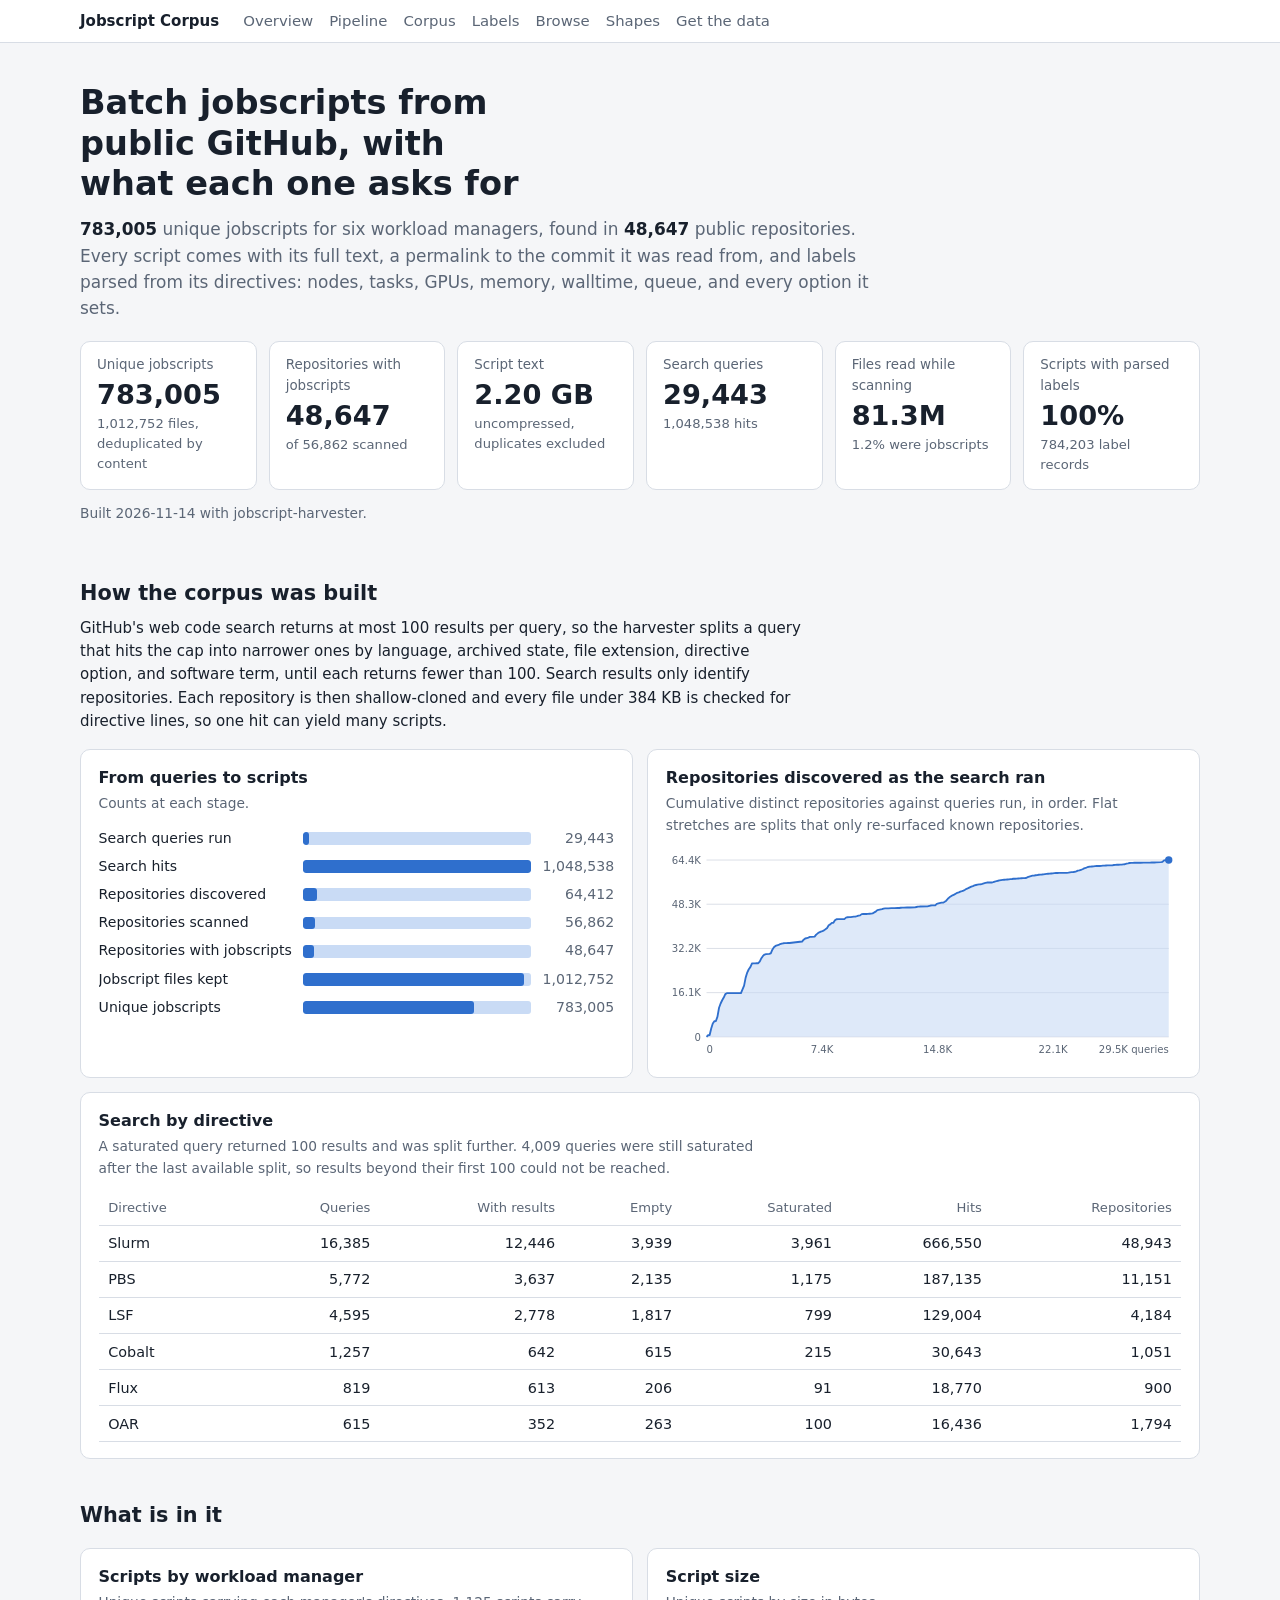
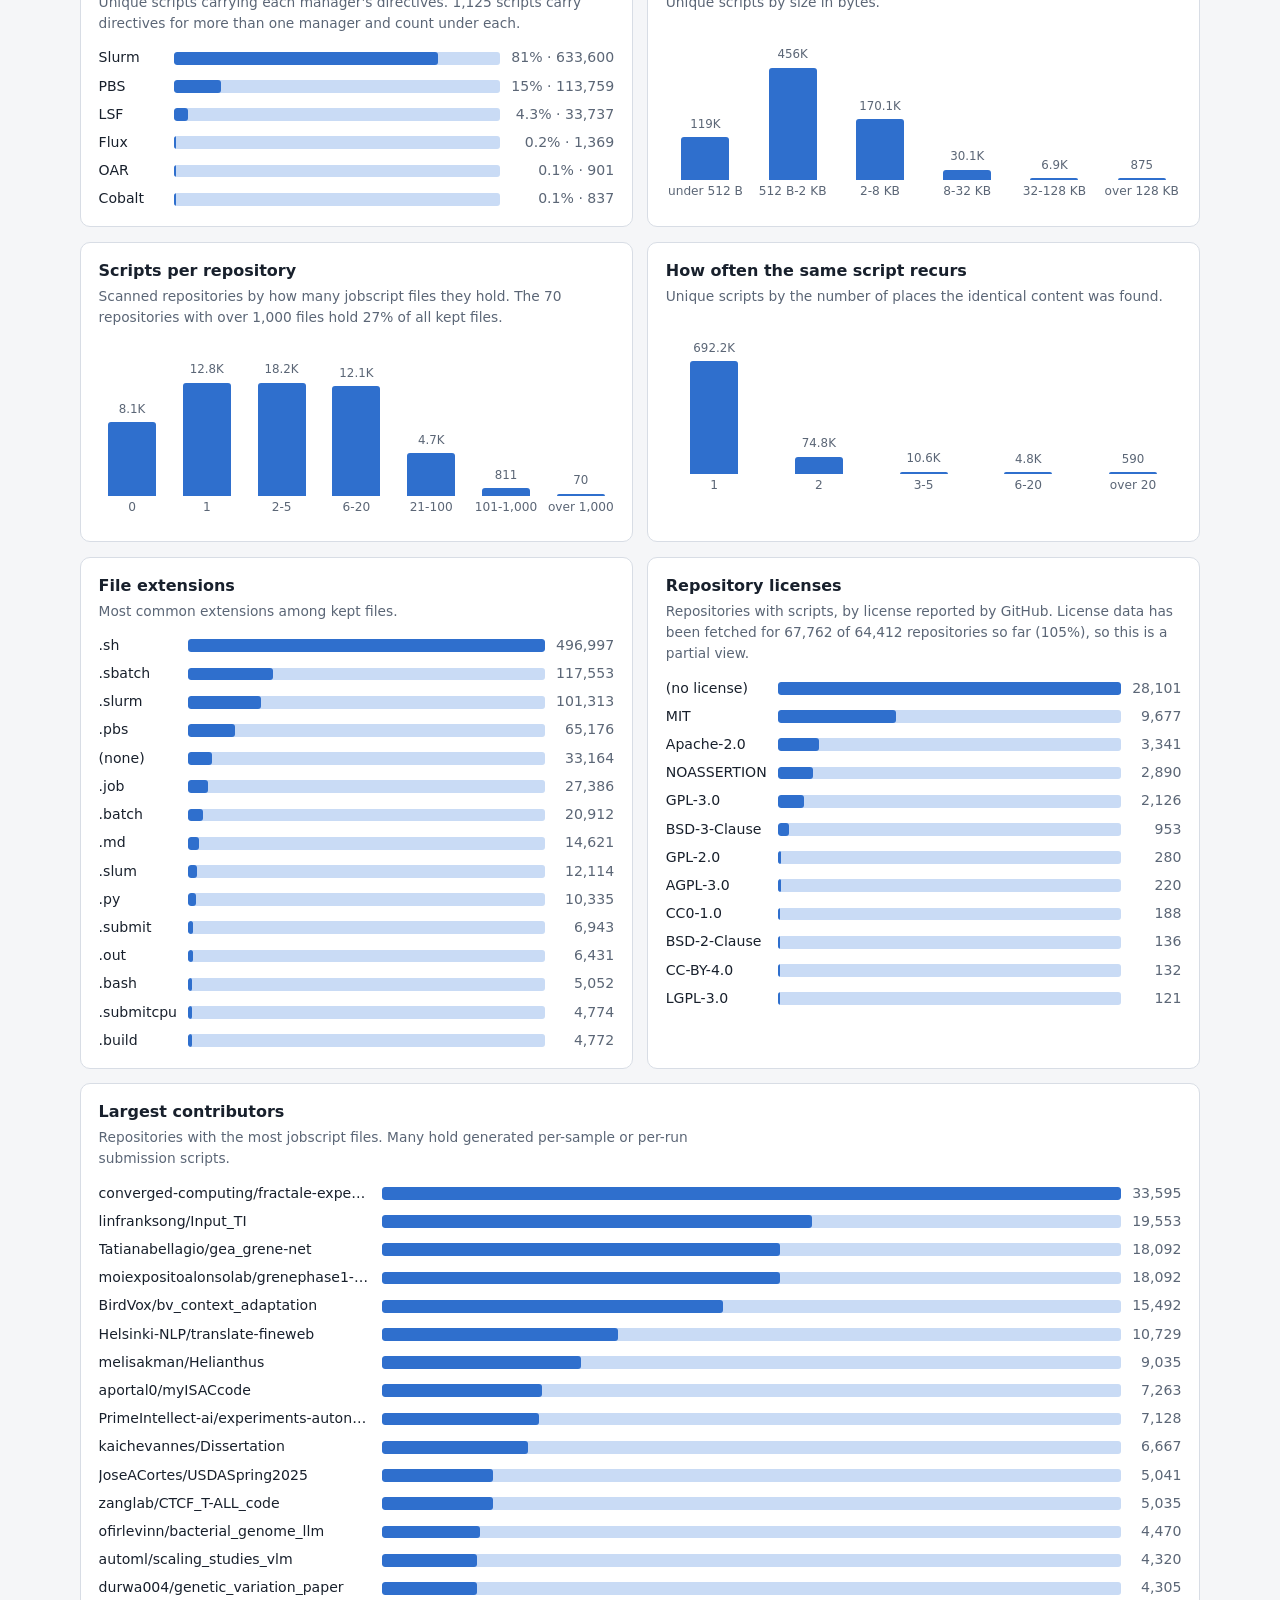
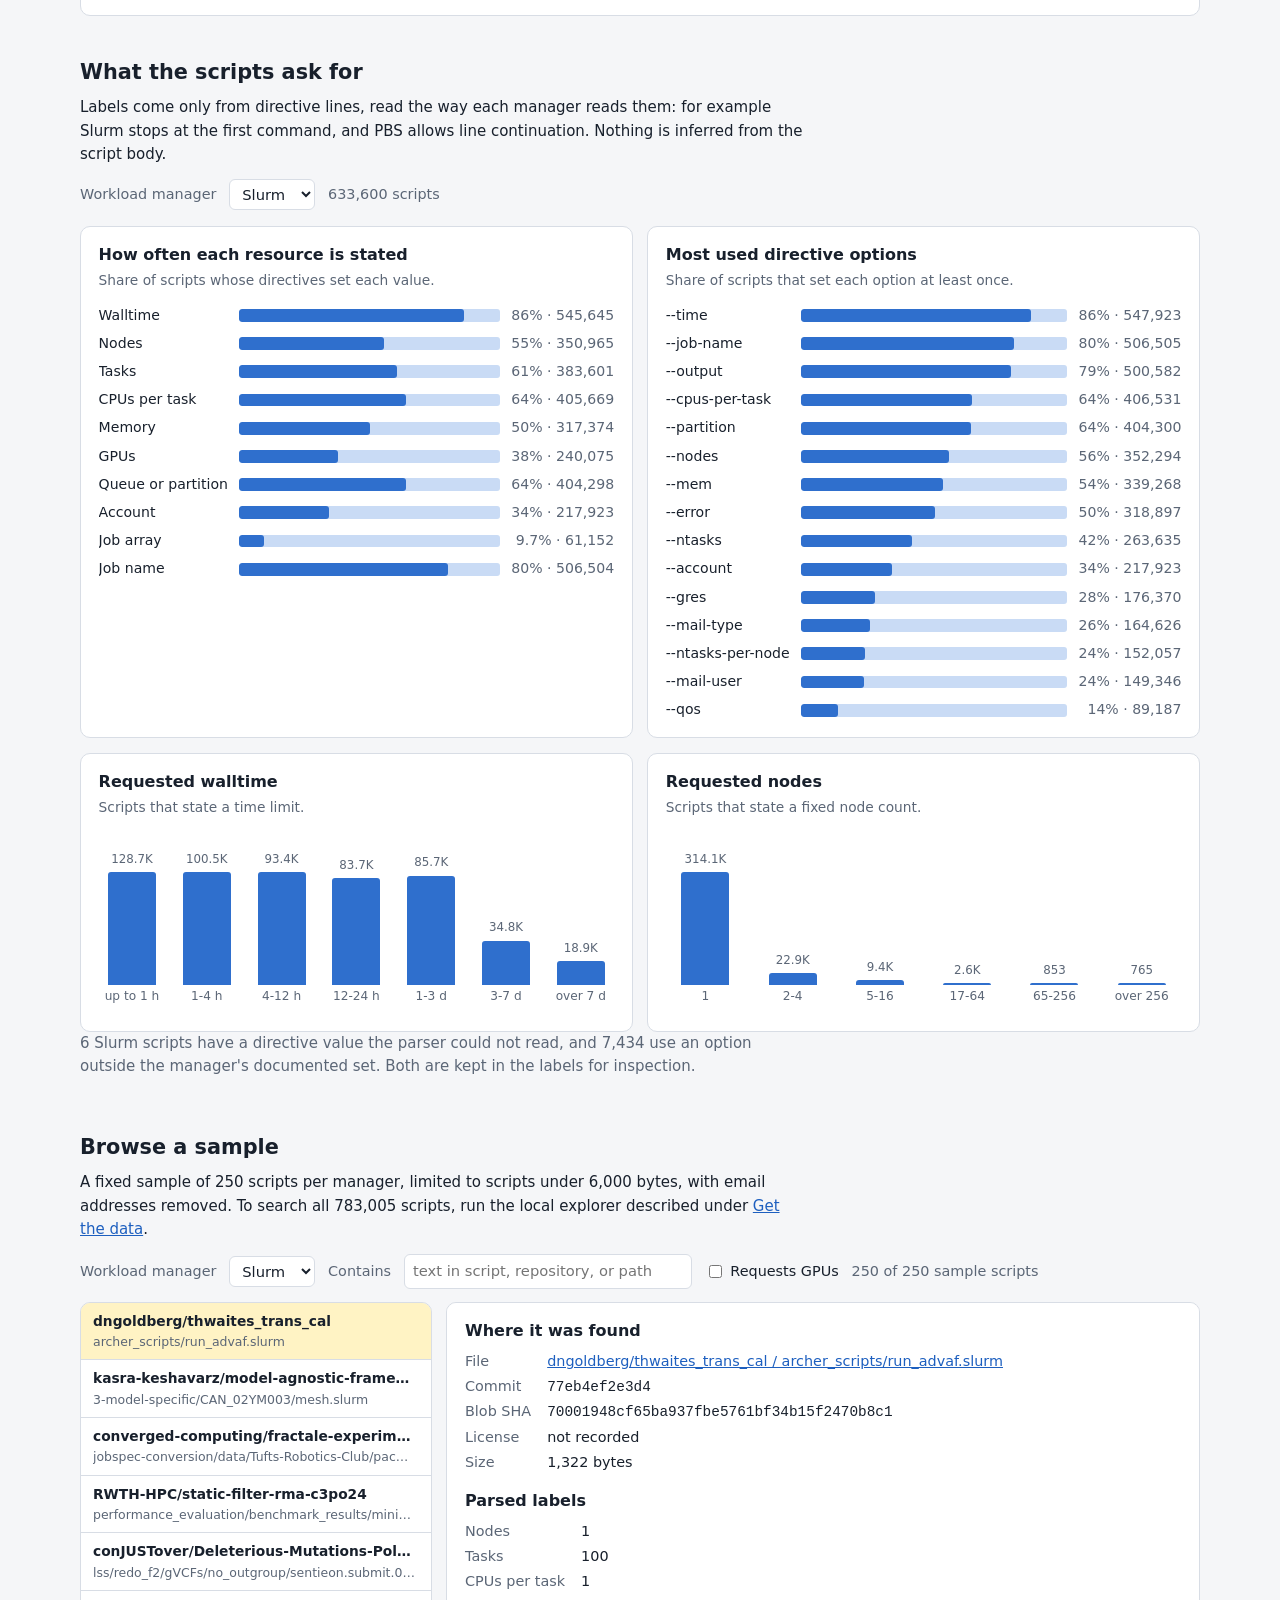
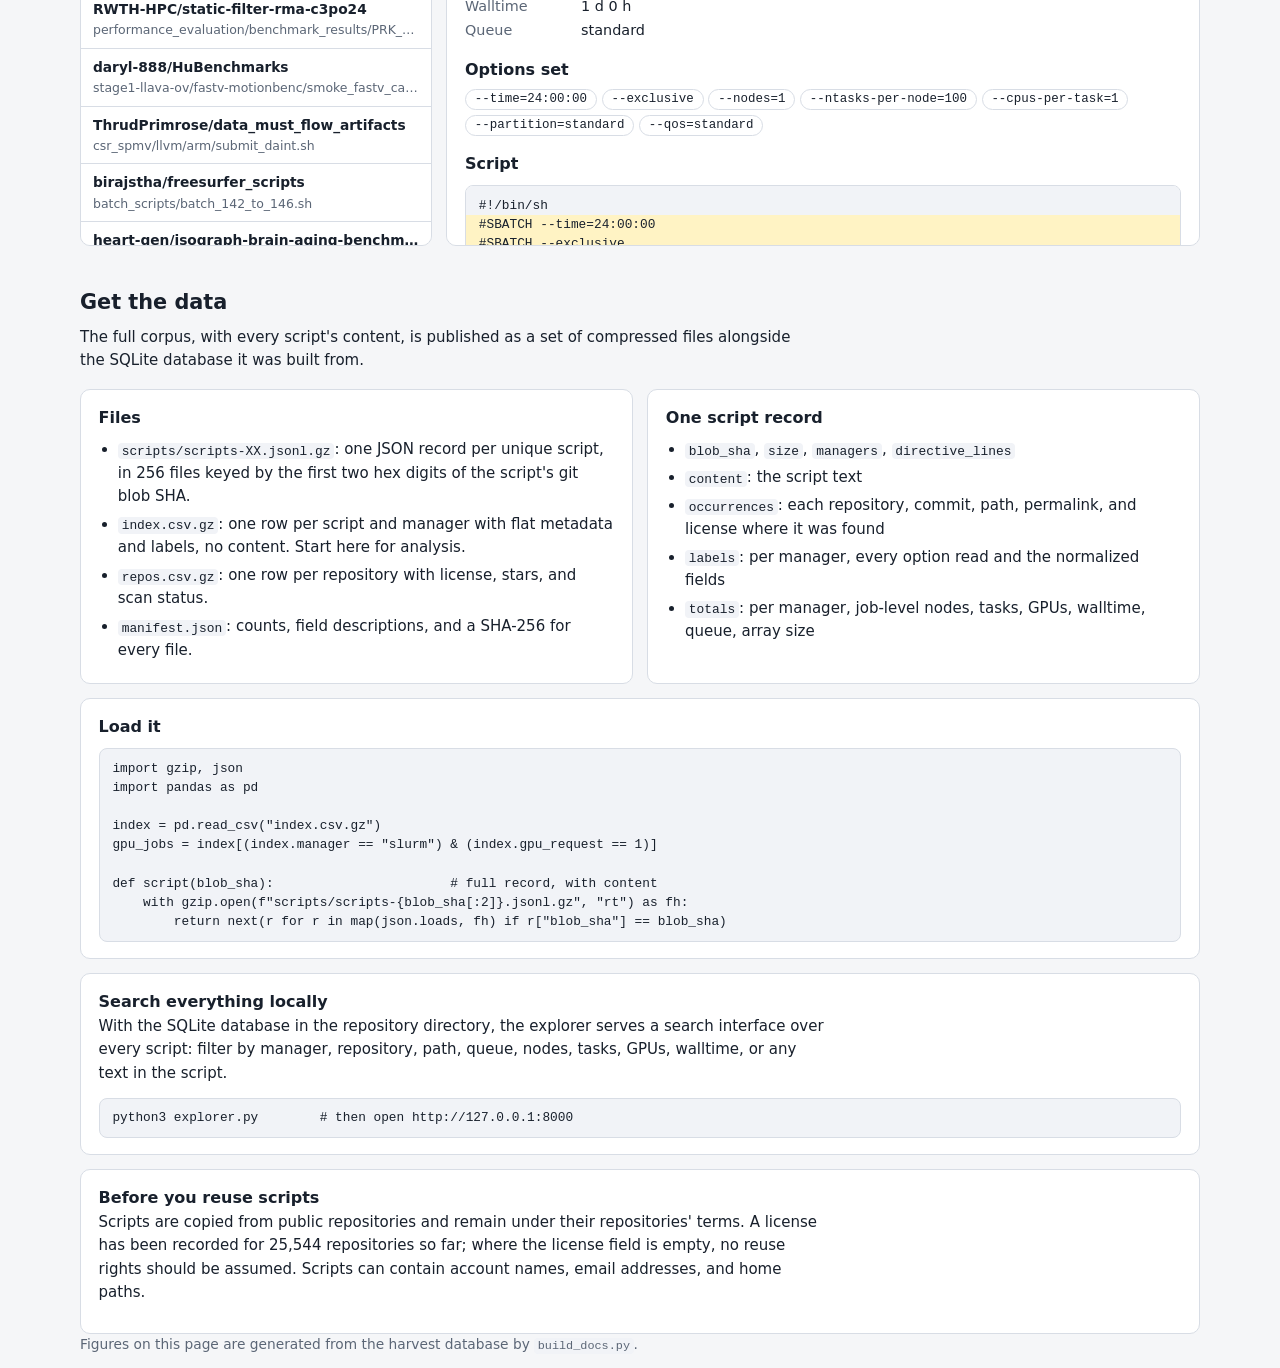
<file: docs/index.html>
<!doctype html>
<html lang="en">
<head>
<meta charset="utf-8">
<meta name="viewport" content="width=device-width, initial-scale=1">
<title>Jobscript Corpus</title>
<meta name="description" content="A corpus of Slurm, PBS, LSF, Flux, OAR, and Cobalt jobscripts from public GitHub repositories, with content, pinned commits, and parsed labels.">
<link rel="stylesheet" href="style.css">
</head>
<body>
<header class="top">
  <div class="wrap">
    <a class="brand" href="#overview">Jobscript Corpus</a>
    <nav aria-label="Sections">
      <a href="#overview">Overview</a><a href="#pipeline">Pipeline</a><a href="#corpus">Corpus</a><a href="#labels">Labels</a><a href="#browse">Browse</a><a href="shapes.html">Shapes</a><a href="#data">Get the data</a>
    </nav>
  </div>
</header>

<main class="wrap">
  <section id="overview">
    <h1>Batch jobscripts from public GitHub, with what each one asks for</h1>
    <p class="lede"><b data-n="scripts">–</b> unique jobscripts for six workload managers, found in <b data-n="repos_with_scripts">–</b> public repositories. Every script comes with its full text, a permalink to the commit it was read from, and labels parsed from its directives: nodes, tasks, GPUs, memory, walltime, queue, and every option it sets.</p>
    <div class="tiles" id="tiles"></div>
    <p class="stamp">Built <span id="generated">–</span> with <span id="repo-link">jobscript-harvester</span>.</p>
  </section>

  <section id="pipeline">
    <h2>How the corpus was built</h2>
    <p>GitHub's web code search returns at most 100 results per query, so the harvester splits a query that hits the cap into narrower ones by language, archived state, file extension, directive option, and software term, until each returns fewer than 100. Search results only identify repositories. Each repository is then shallow-cloned and every file under 384 KB is checked for directive lines, so one hit can yield many scripts.</p>
    <div class="grid">
      <div class="card"><h3>From queries to scripts</h3><p class="note">Counts at each stage.</p><div id="funnel" class="bars"></div></div>
      <div class="card"><h3>Repositories discovered as the search ran</h3><p class="note">Cumulative distinct repositories against queries run, in order. Flat stretches are splits that only re-surfaced known repositories.</p><div id="discovery" class="chart"></div></div>
      <div class="card span"><h3>Search by directive</h3><p class="note">A saturated query returned 100 results and was split further. <span id="capped-note"></span></p>
        <div class="scroll"><table id="search-table"><thead><tr><th>Directive</th><th class="n">Queries</th><th class="n">With results</th><th class="n">Empty</th><th class="n">Saturated</th><th class="n">Hits</th><th class="n">Repositories</th></tr></thead><tbody></tbody></table></div>
      </div>
    </div>
  </section>

  <section id="corpus">
    <h2>What is in it</h2>
    <div class="grid">
      <div class="card"><h3>Scripts by workload manager</h3><p class="note">Unique scripts carrying each manager's directives. <span id="multi-note"></span></p><div id="by-manager" class="bars"></div></div>
      <div class="card"><h3>Script size</h3><p class="note">Unique scripts by size in bytes.</p><div id="sizes" class="cols"></div></div>
      <div class="card"><h3>Scripts per repository</h3><p class="note">Scanned repositories by how many jobscript files they hold. <span id="tail-note"></span></p><div id="per-repo" class="cols"></div></div>
      <div class="card"><h3>How often the same script recurs</h3><p class="note">Unique scripts by the number of places the identical content was found.</p><div id="duplication" class="cols"></div></div>
      <div class="card"><h3>File extensions</h3><p class="note">Most common extensions among kept files.</p><div id="extensions" class="bars"></div></div>
      <div class="card"><h3>Repository licenses</h3><p class="note" id="license-note">Repositories with scripts, by license reported by GitHub.</p><div id="licenses" class="bars"></div></div>
      <div class="card span"><h3>Largest contributors</h3><p class="note">Repositories with the most jobscript files. Many hold generated per-sample or per-run submission scripts.</p><div id="top-repos" class="bars"></div></div>
    </div>
  </section>

  <section id="labels">
    <h2>What the scripts ask for</h2>
    <p>Labels come only from directive lines, read the way each manager reads them: for example Slurm stops at the first command, and PBS allows line continuation. Nothing is inferred from the script body.</p>
    <div class="toolbar"><label for="label-manager">Workload manager</label><select id="label-manager"></select><span class="muted" id="label-rows"></span></div>
    <div class="grid">
      <div class="card"><h3>How often each resource is stated</h3><p class="note">Share of scripts whose directives set each value.</p><div id="coverage" class="bars"></div></div>
      <div class="card"><h3>Most used directive options</h3><p class="note">Share of scripts that set each option at least once.</p><div id="options" class="bars"></div></div>
      <div class="card"><h3>Requested walltime</h3><p class="note">Scripts that state a time limit.</p><div id="walltime" class="cols"></div></div>
      <div class="card"><h3>Requested nodes</h3><p class="note">Scripts that state a fixed node count.</p><div id="nodes" class="cols"></div></div>
    </div>
    <p class="muted" id="parse-note"></p>
  </section>

  <section id="browse">
    <h2>Browse a sample</h2>
    <p>A fixed sample of <span id="sample-size">–</span> scripts per manager, limited to scripts under <span id="sample-max">–</span> bytes, with email addresses removed. To search all <span data-n="scripts">–</span> scripts, run the local explorer described under <a href="#data">Get the data</a>.</p>
    <div class="toolbar">
      <label for="b-manager">Workload manager</label><select id="b-manager"></select>
      <label for="b-text">Contains</label><input id="b-text" type="search" placeholder="text in script, repository, or path">
      <label class="check"><input type="checkbox" id="b-gpu">Requests GPUs</label>
      <span class="muted" id="b-count"></span>
    </div>
    <div class="browser">
      <div class="list" id="b-list" role="listbox" aria-label="Sample scripts"></div>
      <div class="detail" id="b-detail"><p class="muted">Select a script.</p></div>
    </div>
  </section>

  <section id="data">
    <h2>Get the data</h2>
    <p id="data-link"></p>
    <div class="grid">
      <div class="card"><h3>Files</h3>
        <ul>
          <li><code>scripts/scripts-XX.jsonl.gz</code>: one JSON record per unique script, in 256 files keyed by the first two hex digits of the script's git blob SHA.</li>
          <li><code>index.csv.gz</code>: one row per script and manager with flat metadata and labels, no content. Start here for analysis.</li>
          <li><code>repos.csv.gz</code>: one row per repository with license, stars, and scan status.</li>
          <li><code>manifest.json</code>: counts, field descriptions, and a SHA-256 for every file.</li>
        </ul>
      </div>
      <div class="card"><h3>One script record</h3>
        <ul>
          <li><code>blob_sha</code>, <code>size</code>, <code>managers</code>, <code>directive_lines</code></li>
          <li><code>content</code>: the script text</li>
          <li><code>occurrences</code>: each repository, commit, path, permalink, and license where it was found</li>
          <li><code>labels</code>: per manager, every option read and the normalized fields</li>
          <li><code>totals</code>: per manager, job-level nodes, tasks, GPUs, walltime, queue, array size</li>
        </ul>
      </div>
      <div class="card span"><h3>Load it</h3>
<pre><code>import gzip, json
import pandas as pd

index = pd.read_csv("index.csv.gz")
gpu_jobs = index[(index.manager == "slurm") &amp; (index.gpu_request == 1)]

def script(blob_sha):                       # full record, with content
    with gzip.open(f"scripts/scripts-{blob_sha[:2]}.jsonl.gz", "rt") as fh:
        return next(r for r in map(json.loads, fh) if r["blob_sha"] == blob_sha)</code></pre>
      </div>
      <div class="card span"><h3>Search everything locally</h3>
        <p>With the SQLite database in the repository directory, the explorer serves a search interface over every script: filter by manager, repository, path, queue, nodes, tasks, GPUs, walltime, or any text in the script.</p>
<pre><code>python3 explorer.py        # then open http://127.0.0.1:8000</code></pre>
      </div>
      <div class="card span"><h3>Before you reuse scripts</h3>
        <p id="reuse-note">Scripts are copied from public repositories and remain under their repositories' terms. Scripts can contain account names, email addresses, and home paths.</p>
      </div>
    </div>
  </section>
</main>
<footer class="wrap"><p class="muted">Figures on this page are generated from the harvest database by <code>build_docs.py</code>.</p></footer>
<script src="app.js"></script>
</body>
</html>
</file>
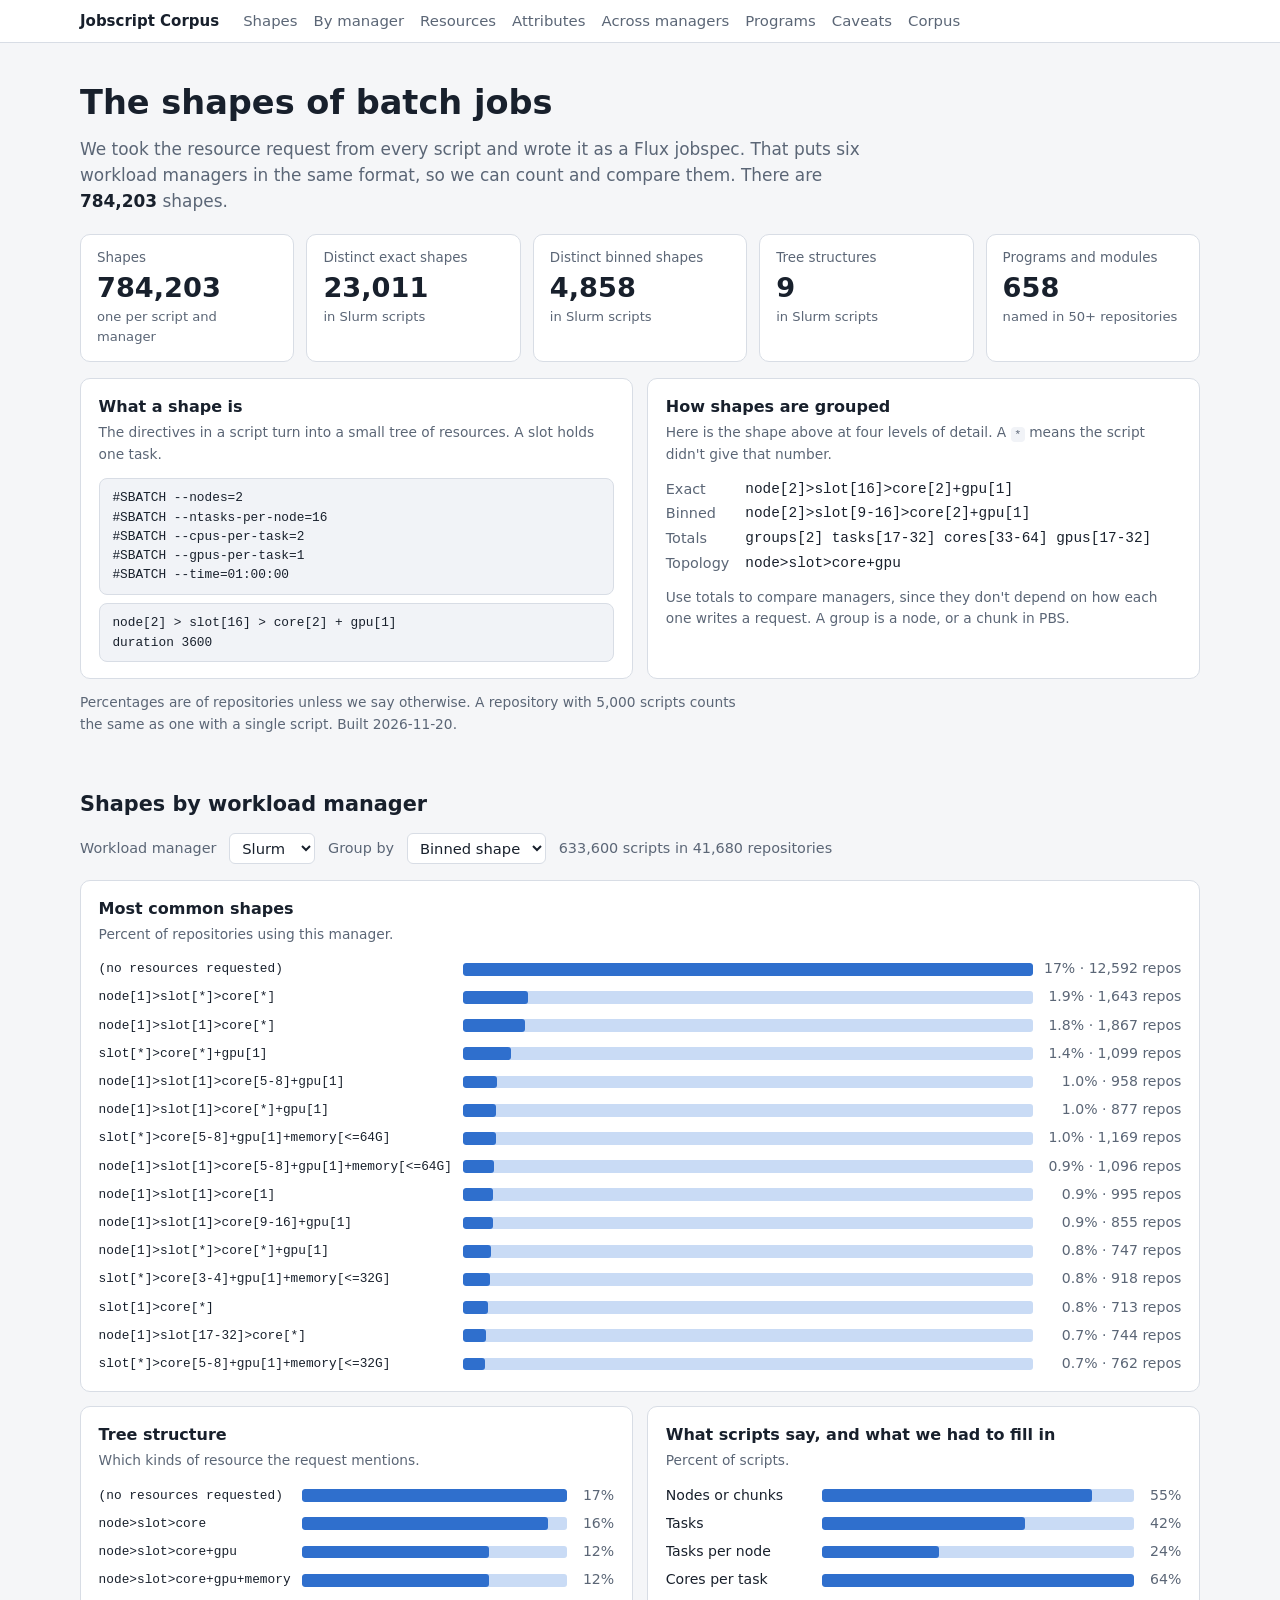
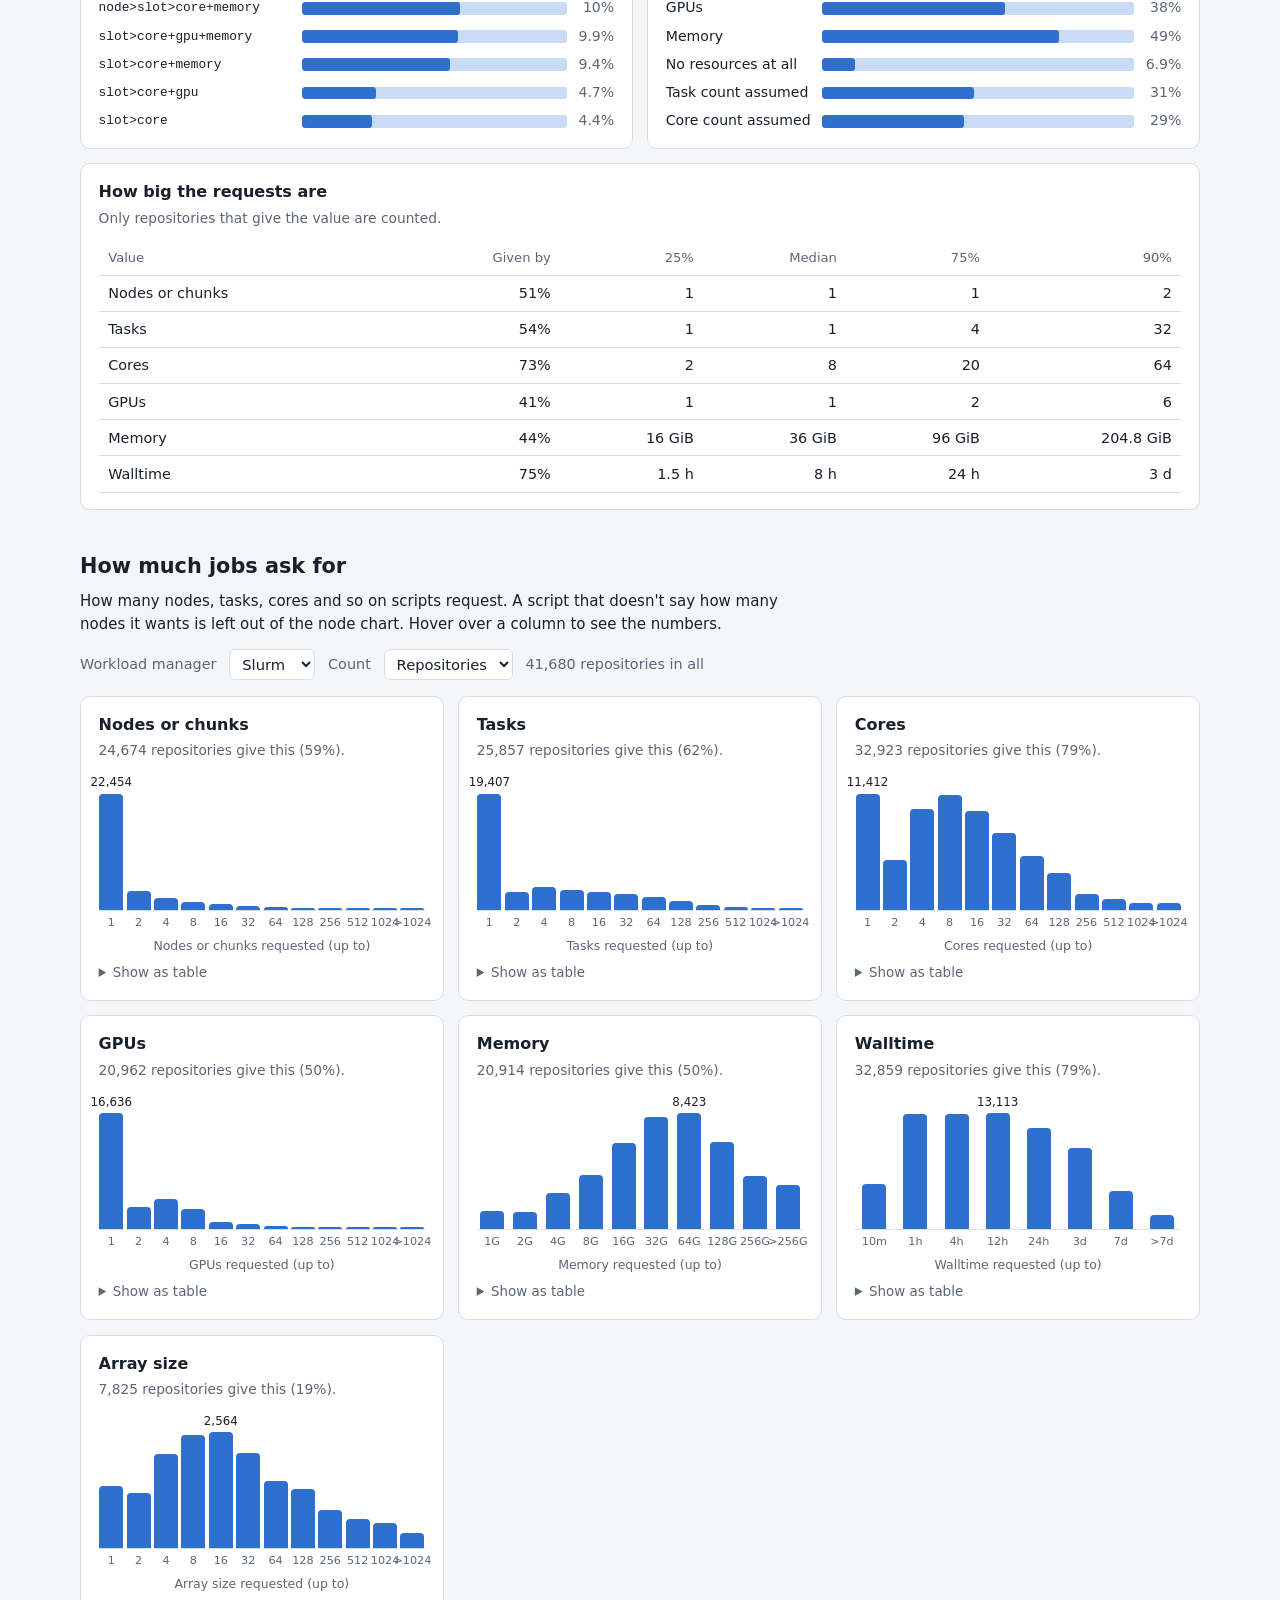
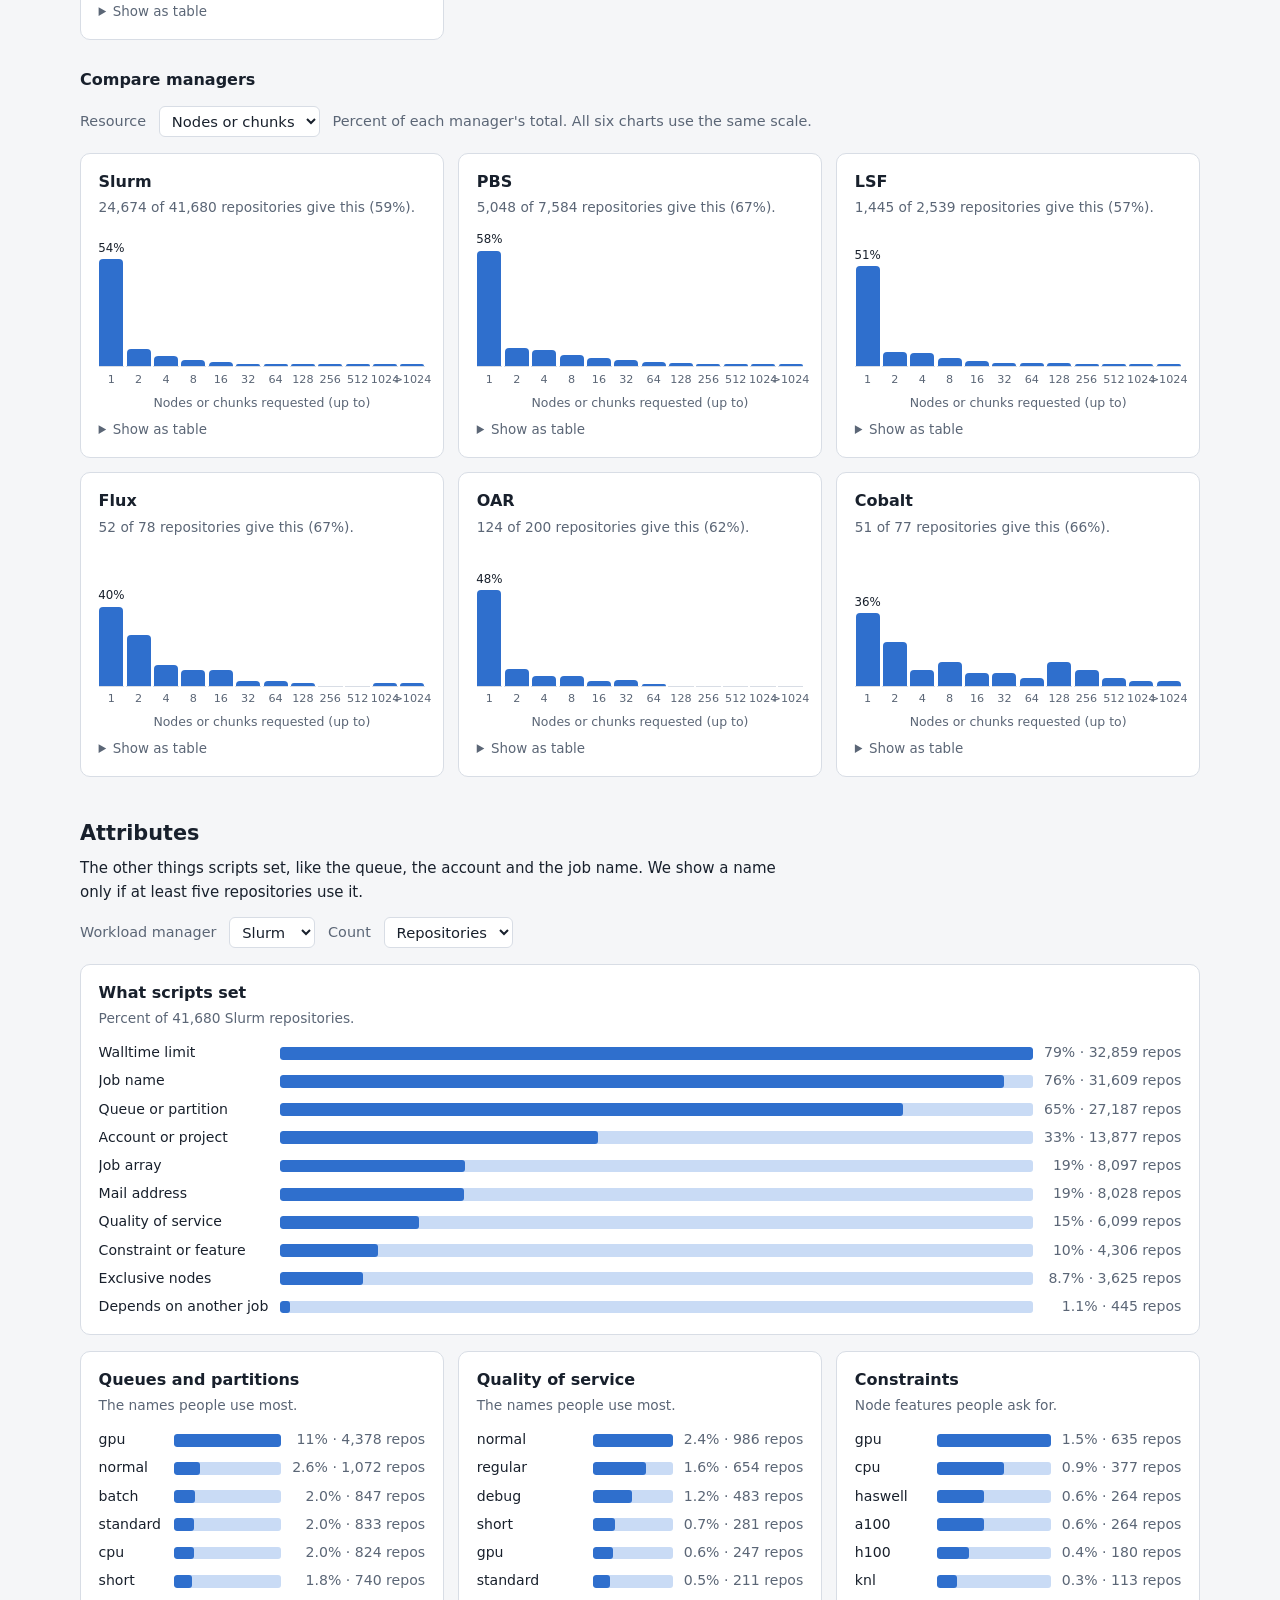
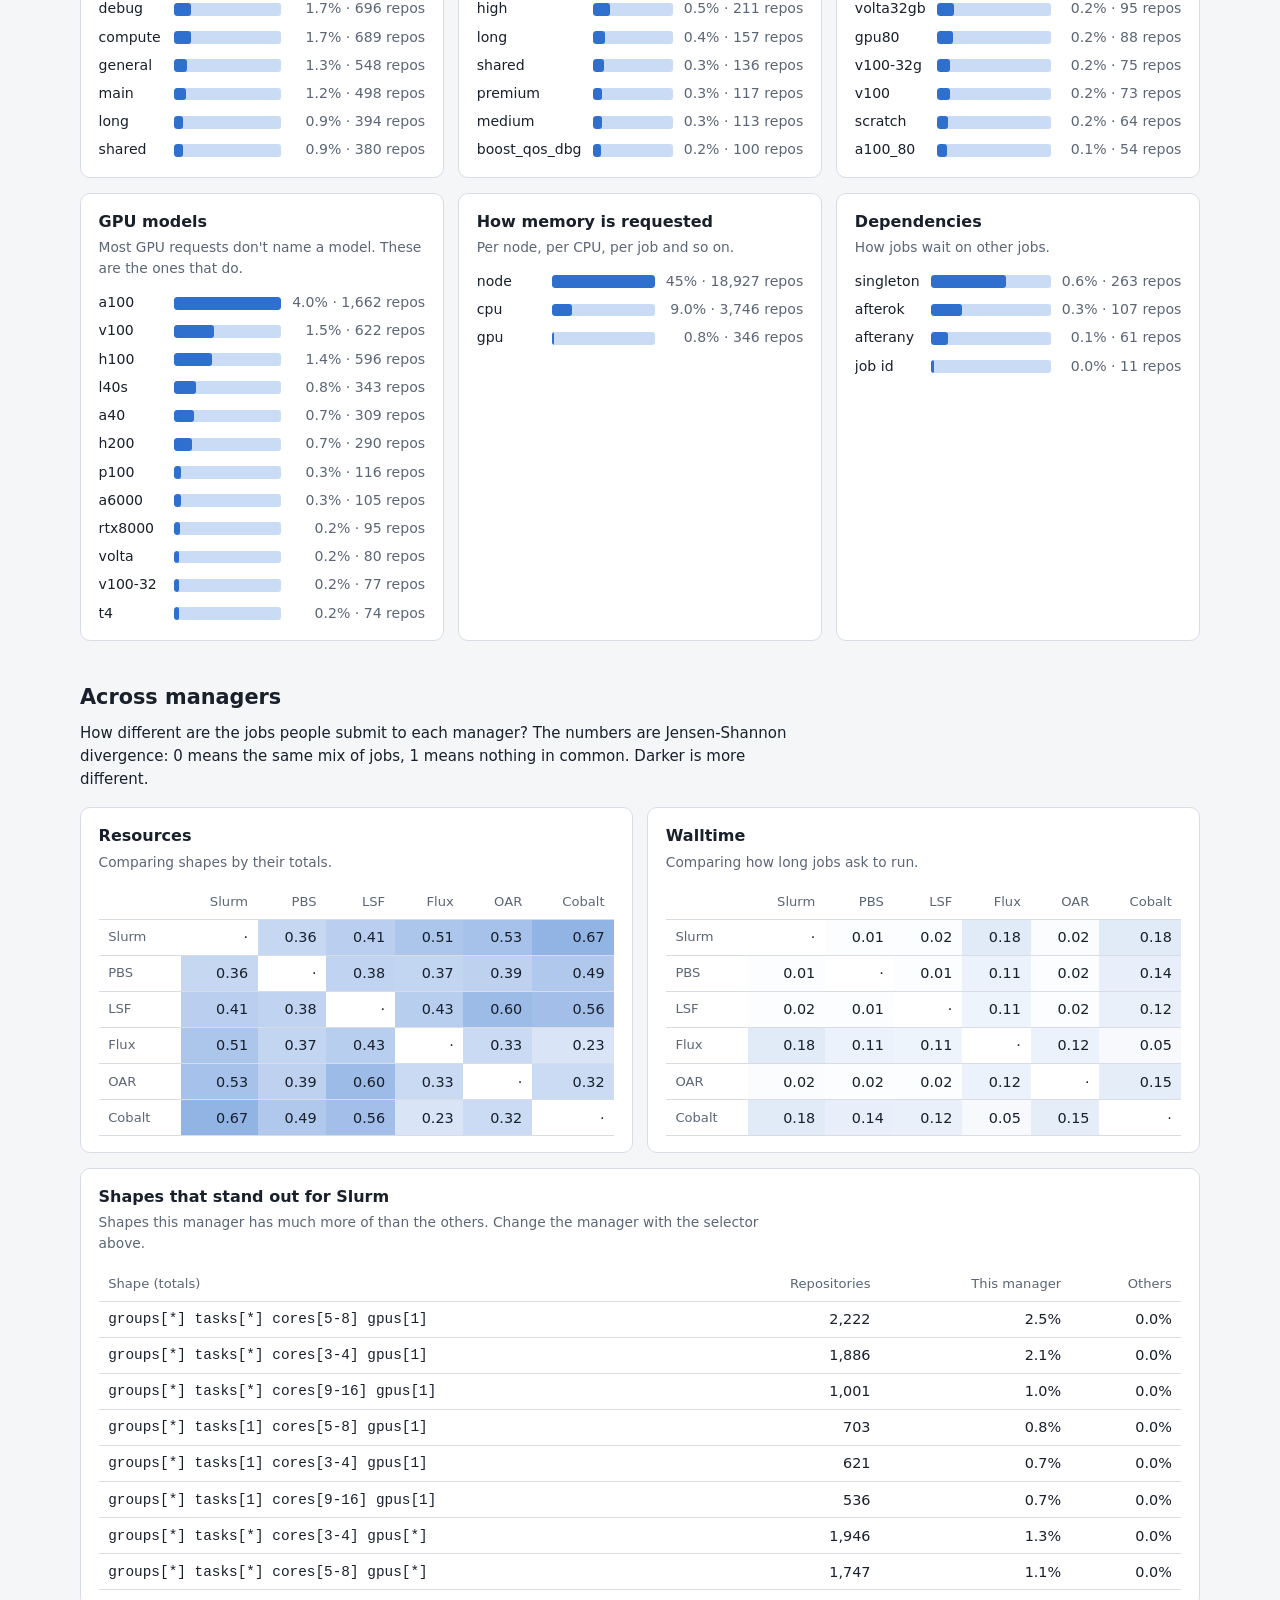
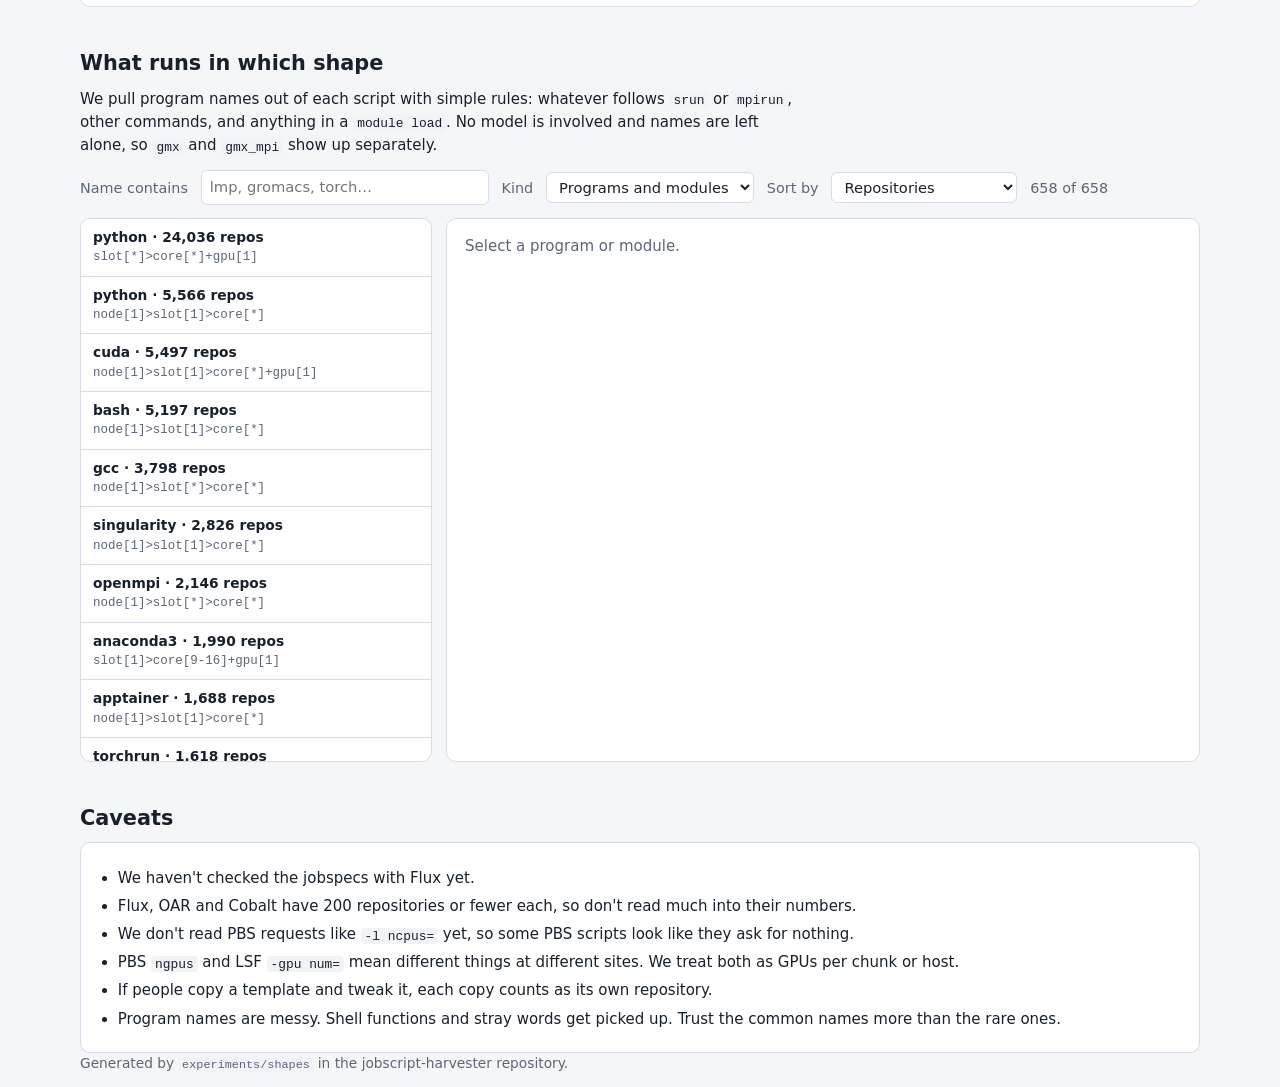
<file: docs/shapes.html>
<!doctype html>
<html lang="en">
<head>
<meta charset="utf-8">
<meta name="viewport" content="width=device-width, initial-scale=1">
<title>Job Shapes · Jobscript Corpus</title>
<meta name="description" content="What batch jobs ask for: resource requests from the jobscript corpus, written as Flux jobspecs and compared across workload managers.">
<link rel="stylesheet" href="style.css?v=3">
</head>
<body>
<header class="top">
  <div class="wrap">
    <a class="brand" href="index.html">Jobscript Corpus</a>
    <nav aria-label="Sections">
      <a href="#overview">Shapes</a><a href="#managers">By manager</a><a href="#resources">Resources</a><a href="#attributes">Attributes</a><a href="#compare">Across managers</a><a href="#programs">Programs</a><a href="#limits">Caveats</a><a href="index.html">Corpus</a>
    </nav>
  </div>
</header>

<main class="wrap">
  <section id="overview">
    <h1>The shapes of batch jobs</h1>
    <p class="lede">We took the resource request from every script and wrote it as a Flux jobspec. That puts six workload managers in the same format, so we can count and compare them. There are <b id="n-shapes">–</b> shapes.</p>
    <div class="tiles" id="tiles"></div>
    <div class="grid">
      <div class="card"><h3>What a shape is</h3>
        <p class="note">The directives in a script turn into a small tree of resources. A slot holds one task.</p>
<pre><code>#SBATCH --nodes=2
#SBATCH --ntasks-per-node=16
#SBATCH --cpus-per-task=2
#SBATCH --gpus-per-task=1
#SBATCH --time=01:00:00</code></pre>
<pre><code>node[2] &gt; slot[16] &gt; core[2] + gpu[1]
duration 3600</code></pre>
      </div>
      <div class="card"><h3>How shapes are grouped</h3>
        <p class="note">Here is the shape above at four levels of detail. A <code>*</code> means the script didn't give that number.</p>
        <dl class="kv">
          <dt>Exact</dt><dd class="mono">node[2]&gt;slot[16]&gt;core[2]+gpu[1]</dd>
          <dt>Binned</dt><dd class="mono">node[2]&gt;slot[9-16]&gt;core[2]+gpu[1]</dd>
          <dt>Totals</dt><dd class="mono">groups[2] tasks[17-32] cores[33-64] gpus[17-32]</dd>
          <dt>Topology</dt><dd class="mono">node&gt;slot&gt;core+gpu</dd>
        </dl>
        <p class="note" style="margin-top:.8rem">Use totals to compare managers, since they don't depend on how each one writes a request. A group is a node, or a chunk in PBS.</p>
      </div>
    </div>
    <p class="stamp">Percentages are of repositories unless we say otherwise. A repository with 5,000 scripts counts the same as one with a single script. Built <span id="generated">–</span>.</p>
  </section>

  <section id="managers">
    <h2>Shapes by workload manager</h2>
    <div class="toolbar">
      <label for="m-manager">Workload manager</label><select id="m-manager" class="mgr"></select>
      <label for="m-level">Group by</label><select id="m-level"><option value="binned">Binned shape</option><option value="neutral">Totals</option></select>
      <span class="muted" id="m-count"></span>
    </div>
    <div class="grid">
      <div class="card span"><h3>Most common shapes</h3><p class="note">Percent of repositories using this manager.</p><div id="m-motifs" class="bars wide"></div></div>
      <div class="card"><h3>Tree structure</h3><p class="note">Which kinds of resource the request mentions.</p><div id="m-topology" class="bars wide"></div></div>
      <div class="card"><h3>What scripts say, and what we had to fill in</h3><p class="note">Percent of scripts.</p><div id="m-specified" class="bars"></div></div>
      <div class="card span"><h3>How big the requests are</h3><p class="note">Only repositories that give the value are counted.</p>
        <div class="scroll"><table id="m-fields"><thead><tr><th>Value</th><th class="n">Given by</th><th class="n">25%</th><th class="n">Median</th><th class="n">75%</th><th class="n">90%</th></tr></thead><tbody></tbody></table></div>
      </div>
    </div>
  </section>

  <section id="resources">
    <h2>How much jobs ask for</h2>
    <p>How many nodes, tasks, cores and so on scripts request. A script that doesn't say how many nodes it wants is left out of the node chart. Hover over a column to see the numbers.</p>
    <div class="toolbar">
      <label for="r-manager">Workload manager</label><select id="r-manager" class="mgr"></select>
      <label for="r-measure">Count</label><select id="r-measure" class="measure"><option value="2">Repositories</option><option value="1">Scripts</option></select>
      <span class="muted" id="r-count"></span>
    </div>
    <div class="grid three" id="r-charts"></div>
    <h3 class="sub">Compare managers</h3>
    <div class="toolbar">
      <label for="x-resource">Resource</label><select id="x-resource"></select>
      <span class="muted">Percent of each manager's total. All six charts use the same scale.</span>
    </div>
    <div class="grid three" id="x-charts"></div>
  </section>

  <section id="attributes">
    <h2>Attributes</h2>
    <p>The other things scripts set, like the queue, the account and the job name. We show a name only if at least five repositories use it.</p>
    <div class="toolbar">
      <label for="a-manager">Workload manager</label><select id="a-manager" class="mgr"></select>
      <label for="a-measure">Count</label><select id="a-measure" class="measure"><option value="2">Repositories</option><option value="1">Scripts</option></select>
    </div>
    <div class="grid">
      <div class="card span"><h3>What scripts set</h3><p class="note" id="a-note"></p><div id="a-set" class="bars"></div></div>
    </div>
    <div class="grid three" id="a-values"></div>
  </section>

  <section id="compare">
    <h2>Across managers</h2>
    <p>How different are the jobs people submit to each manager? The numbers are Jensen-Shannon divergence: 0 means the same mix of jobs, 1 means nothing in common. Darker is more different.</p>
    <div class="grid">
      <div class="card"><h3>Resources</h3><p class="note">Comparing shapes by their totals.</p><div class="scroll"><table id="c-resources" class="matrix"></table></div></div>
      <div class="card"><h3>Walltime</h3><p class="note">Comparing how long jobs ask to run.</p><div class="scroll"><table id="c-duration" class="matrix"></table></div></div>
      <div class="card span"><h3>Shapes that stand out for <span id="c-name"></span></h3><p class="note">Shapes this manager has much more of than the others. Change the manager with the selector above.</p>
        <div class="scroll"><table id="c-distinct"><thead><tr><th>Shape (totals)</th><th class="n">Repositories</th><th class="n">This manager</th><th class="n">Others</th></tr></thead><tbody></tbody></table></div>
      </div>
    </div>
  </section>

  <section id="programs">
    <h2>What runs in which shape</h2>
    <p>We pull program names out of each script with simple rules: whatever follows <code>srun</code> or <code>mpirun</code>, other commands, and anything in a <code>module load</code>. No model is involved and names are left alone, so <code>gmx</code> and <code>gmx_mpi</code> show up separately.</p>
    <div class="toolbar">
      <label for="p-text">Name contains</label><input id="p-text" type="search" placeholder="lmp, gromacs, torch…">
      <label for="p-kind">Kind</label><select id="p-kind"><option value="">Programs and modules</option><option value="run:">Programs</option><option value="module:">Modules</option></select>
      <label for="p-sort">Sort by</label><select id="p-sort"><option value="1">Repositories</option><option value="5">Most unusual shape</option><option value="6">GPU share</option><option value="8">Median tasks</option></select>
      <span class="muted" id="p-count"></span>
    </div>
    <div class="browser">
      <div class="list" id="p-list" role="listbox" aria-label="Programs and modules"></div>
      <div class="detail" id="p-detail"><p class="muted">Select a program or module.</p></div>
    </div>
  </section>

  <section id="limits">
    <h2>Caveats</h2>
    <div class="card"><ul>
      <li>We haven't checked the jobspecs with Flux yet.</li>
      <li>Flux, OAR and Cobalt have 200 repositories or fewer each, so don't read much into their numbers.</li>
      <li>We don't read PBS requests like <code>-l ncpus=</code> yet, so some PBS scripts look like they ask for nothing.</li>
      <li>PBS <code>ngpus</code> and LSF <code>-gpu num=</code> mean different things at different sites. We treat both as GPUs per chunk or host.</li>
      <li>If people copy a template and tweak it, each copy counts as its own repository.</li>
      <li>Program names are messy. Shell functions and stray words get picked up. Trust the common names more than the rare ones.</li>
    </ul></div>
  </section>
</main>
<div id="tip" class="tip" role="status" hidden></div>
<footer class="wrap"><p class="muted">Generated by <code>experiments/shapes</code> in the jobscript-harvester repository.</p></footer>
<script src="shapes.js?v=3"></script>
</body>
</html>
</file>
<file: docs/style.css>
:root {
  --bg: #f5f6f8; --panel: #ffffff; --fg: #18202c; --muted: #5b6676; --line: #d8dde5;
  --accent: #1d5fbf; --bar: #2f6fcd; --bar-soft: #c9dbf5; --hl: #fff3c4; --code: #f1f3f7;
}
@media (prefers-color-scheme: dark) {
  :root { --bg: #11151b; --panel: #19202a; --fg: #e3e8ef; --muted: #96a2b3; --line: #2b3441;
    --accent: #82b2ff; --bar: #5b95e8; --bar-soft: #27405f; --hl: #3a3312; --code: #131920; color-scheme: dark; }
}
* { box-sizing: border-box; }
html { scroll-behavior: smooth; scroll-padding-top: 4rem; }
@media (prefers-reduced-motion: reduce) { html { scroll-behavior: auto; } }
body { margin: 0; background: var(--bg); color: var(--fg); font: 15px/1.55 system-ui, -apple-system, "Segoe UI", Roboto, sans-serif; }
.wrap { max-width: 72rem; margin: 0 auto; padding: 0 1rem; }
.top { position: sticky; top: 0; z-index: 5; background: var(--panel); border-bottom: 1px solid var(--line); }
.top .wrap { display: flex; flex-wrap: wrap; gap: .25rem 1.5rem; align-items: center; padding-block: .6rem; }
.brand { font-weight: 650; color: var(--fg); text-decoration: none; }
nav { display: flex; flex-wrap: wrap; gap: .25rem 1rem; }
nav a { color: var(--muted); text-decoration: none; font-size: .93rem; }
nav a:hover, nav a:focus-visible { color: var(--accent); }
a { color: var(--accent); }
section { padding-top: 2.5rem; }
h1 { font-size: clamp(1.5rem, 3.4vw, 2.1rem); line-height: 1.2; margin: 0 0 .75rem; max-width: 26ch; text-wrap: balance; font-weight: 650; }
h2 { font-size: 1.3rem; margin: 0 0 .5rem; font-weight: 650; }
h3 { font-size: 1rem; margin: 0; font-weight: 600; }
p { margin: 0 0 .8rem; max-width: 76ch; }
.lede { font-size: 1.06rem; color: var(--muted); }
.lede b { color: var(--fg); font-weight: 600; }
.muted, .note, .stamp { color: var(--muted); }
.note { font-size: .86rem; margin: .15rem 0 .8rem; }
.stamp { font-size: .86rem; margin-top: .8rem; }
.tiles { display: grid; grid-template-columns: repeat(auto-fit, minmax(min(100%, 10.5rem), 1fr)); gap: .75rem; margin-top: 1.2rem; }
.tile { background: var(--panel); border: 1px solid var(--line); border-radius: 10px; padding: .85rem 1rem; }
.tile .k { color: var(--muted); font-size: .84rem; }
.tile .v { font-size: 1.7rem; font-weight: 600; line-height: 1.15; margin-top: .2rem; }
.tile .s { color: var(--muted); font-size: .82rem; margin-top: .2rem; }
.grid { display: grid; grid-template-columns: repeat(auto-fit, minmax(min(100%, 26rem), 1fr)); gap: .9rem; margin-top: 1rem; }
.card { background: var(--panel); border: 1px solid var(--line); border-radius: 10px; padding: 1rem 1.1rem; min-width: 0; }
.card.span { grid-column: 1 / -1; }
.card ul { margin: .5rem 0 0; padding-left: 1.2rem; }
.card li { margin-bottom: .3rem; }
.bars { display: grid; grid-template-columns: minmax(4rem, max-content) minmax(3rem, 1fr) max-content; gap: .4rem .7rem; align-items: center; font-size: .88rem; }
.bars .l { overflow: hidden; text-overflow: ellipsis; white-space: nowrap; max-width: 17rem; }
.bars .t { height: .8rem; background: var(--bar-soft); border-radius: 3px; overflow: hidden; }
.bars .t i { display: block; height: 100%; background: var(--bar); border-radius: 3px; min-width: 2px; }
.bars .v { color: var(--muted); font-variant-numeric: tabular-nums; text-align: right; white-space: nowrap; }
.cols { display: flex; align-items: flex-end; gap: .5rem; height: 11.5rem; padding-top: 1.2rem; }
.cols .c { flex: 1 1 0; min-width: 0; display: flex; flex-direction: column; align-items: center; justify-content: flex-end; height: 100%; gap: .25rem; }
.cols .b { width: 100%; max-width: 3rem; background: var(--bar); border-radius: 3px 3px 0 0; min-height: 2px; }
.cols .n { font-size: .74rem; color: var(--muted); font-variant-numeric: tabular-nums; white-space: nowrap; }
.cols .x { font-size: .76rem; color: var(--muted); text-align: center; line-height: 1.2; min-height: 2.1em; }
.chart svg { display: block; width: 100%; height: auto; }
.chart text { fill: var(--muted); font-size: 11px; }
.chart .grid-line { stroke: var(--line); }
.chart .line { fill: none; stroke: var(--bar); stroke-width: 2; stroke-linejoin: round; }
.chart .area { fill: var(--bar-soft); opacity: .6; }
.chart .dot { fill: var(--bar); }
.scroll { overflow-x: auto; }
table { border-collapse: collapse; width: 100%; font-size: .9rem; }
th, td { text-align: left; padding: .4rem .6rem; border-bottom: 1px solid var(--line); white-space: nowrap; }
th { color: var(--muted); font-weight: 500; font-size: .82rem; }
.n { text-align: right; font-variant-numeric: tabular-nums; }
.toolbar { display: flex; flex-wrap: wrap; gap: .5rem .8rem; align-items: center; margin: .8rem 0; font-size: .9rem; }
.toolbar label { color: var(--muted); }
.toolbar label.check { color: var(--fg); display: flex; gap: .35rem; align-items: center; }
select, input[type=search] { font: inherit; font-size: .92rem; padding: .32rem .5rem; border: 1px solid var(--line); border-radius: 6px; background: var(--panel); color: var(--fg); }
input[type=search] { width: min(100%, 18rem); }
:focus-visible { outline: 2px solid var(--accent); outline-offset: 1px; }
.browser { display: grid; grid-template-columns: minmax(0, 22rem) minmax(0, 1fr); gap: .9rem; }
@media (max-width: 800px) { .browser { grid-template-columns: minmax(0, 1fr); } }
.list { background: var(--panel); border: 1px solid var(--line); border-radius: 10px; max-height: 34rem; overflow: auto; }
.item { display: block; width: 100%; text-align: left; background: none; border: 0; border-bottom: 1px solid var(--line); padding: .5rem .75rem; font: inherit; color: var(--fg); cursor: pointer; }
.item:hover, .item[aria-selected=true] { background: var(--hl); }
.item .r { font-size: .86rem; font-weight: 550; overflow: hidden; text-overflow: ellipsis; white-space: nowrap; }
.item .p { font-size: .78rem; color: var(--muted); overflow: hidden; text-overflow: ellipsis; white-space: nowrap; }
.detail { background: var(--panel); border: 1px solid var(--line); border-radius: 10px; padding: 1rem 1.1rem; min-width: 0; max-height: 34rem; overflow: auto; }
.detail h3 { margin: 1rem 0 .4rem; }
.detail h3:first-child { margin-top: 0; }
.kv { display: grid; grid-template-columns: max-content minmax(0, 1fr); gap: .15rem 1rem; font-size: .9rem; margin: 0; }
.kv dt { color: var(--muted); }
.kv dd { margin: 0; word-break: break-word; }
.chips { display: flex; flex-wrap: wrap; gap: .3rem; }
.chip { border: 1px solid var(--line); border-radius: 999px; padding: 0 .55rem; font-size: .78rem; }
code, pre, .chip, .mono { font-family: ui-monospace, SFMono-Regular, Menlo, Consolas, monospace; }
code { font-size: .86em; background: var(--code); padding: .05em .3em; border-radius: 4px; }
pre { margin: .5rem 0 0; background: var(--code); border: 1px solid var(--line); border-radius: 8px; padding: .6rem 0; overflow: auto; font-size: .8rem; line-height: 1.5; }
pre code { background: none; padding: 0 .8rem; display: block; white-space: pre; font-size: inherit; }
pre span { display: block; padding: 0 .8rem; white-space: pre; min-height: 1.5em; }
pre span.d { background: var(--hl); }
footer { padding-block: 2.5rem 3rem; font-size: .86rem; }
.bars.wide .l { max-width: min(30rem, 52vw); font-family: ui-monospace, SFMono-Regular, Menlo, Consolas, monospace; font-size: .8rem; }
.matrix th, .matrix td { text-align: right; }
.matrix th[scope=row] { text-align: left; }
.chip.link { background: none; color: var(--accent); cursor: pointer; font-size: .8rem; padding: .1rem .6rem; }
.chip.link:hover { background: var(--hl); }
.detail .scroll { margin-top: .3rem; }
.pad { padding: .6rem .75rem; }
.grid.three { grid-template-columns: repeat(auto-fit, minmax(min(100%, 19rem), 1fr)); }
h3.sub { margin-top: 1.8rem; }
.hist { display: flex; gap: 2px; margin-top: .4rem; }
.hist .c { flex: 1 1 0; min-width: 0; display: flex; flex-direction: column; align-items: center; outline-offset: -1px; border-radius: 4px; }
.hist .p { width: 100%; height: 8.5rem; padding-top: 1.2rem; display: flex; align-items: flex-end; justify-content: center; border-bottom: 1px solid var(--line); }
.hist .b { position: relative; width: min(100%, 24px); background: var(--bar); border-radius: 4px 4px 0 0; }
.hist .b.zero { background: none; }
.hist .c:hover .b, .hist .c:focus-visible .b { filter: brightness(1.2); }
.hist .b span { position: absolute; bottom: calc(100% + 2px); left: 50%; transform: translateX(-50%); font-size: .74rem; color: var(--fg); white-space: nowrap; font-variant-numeric: tabular-nums; }
.hist .x { font-size: .7rem; color: var(--muted); white-space: nowrap; padding-top: .2rem; font-variant-numeric: tabular-nums; }
.axis { font-size: .78rem; color: var(--muted); text-align: center; margin: .3rem 0 0; }
details.table { margin-top: .5rem; font-size: .84rem; }
details.table summary { color: var(--muted); cursor: pointer; }
details.table table { font-size: .82rem; margin-top: .3rem; }
.tip { position: fixed; z-index: 10; pointer-events: none; background: var(--fg); color: var(--bg); border-radius: 6px; padding: .35rem .55rem; font-size: .8rem; line-height: 1.35; max-width: 16rem; }
.tip b { display: block; font-size: .92rem; font-weight: 600; }
</file>
